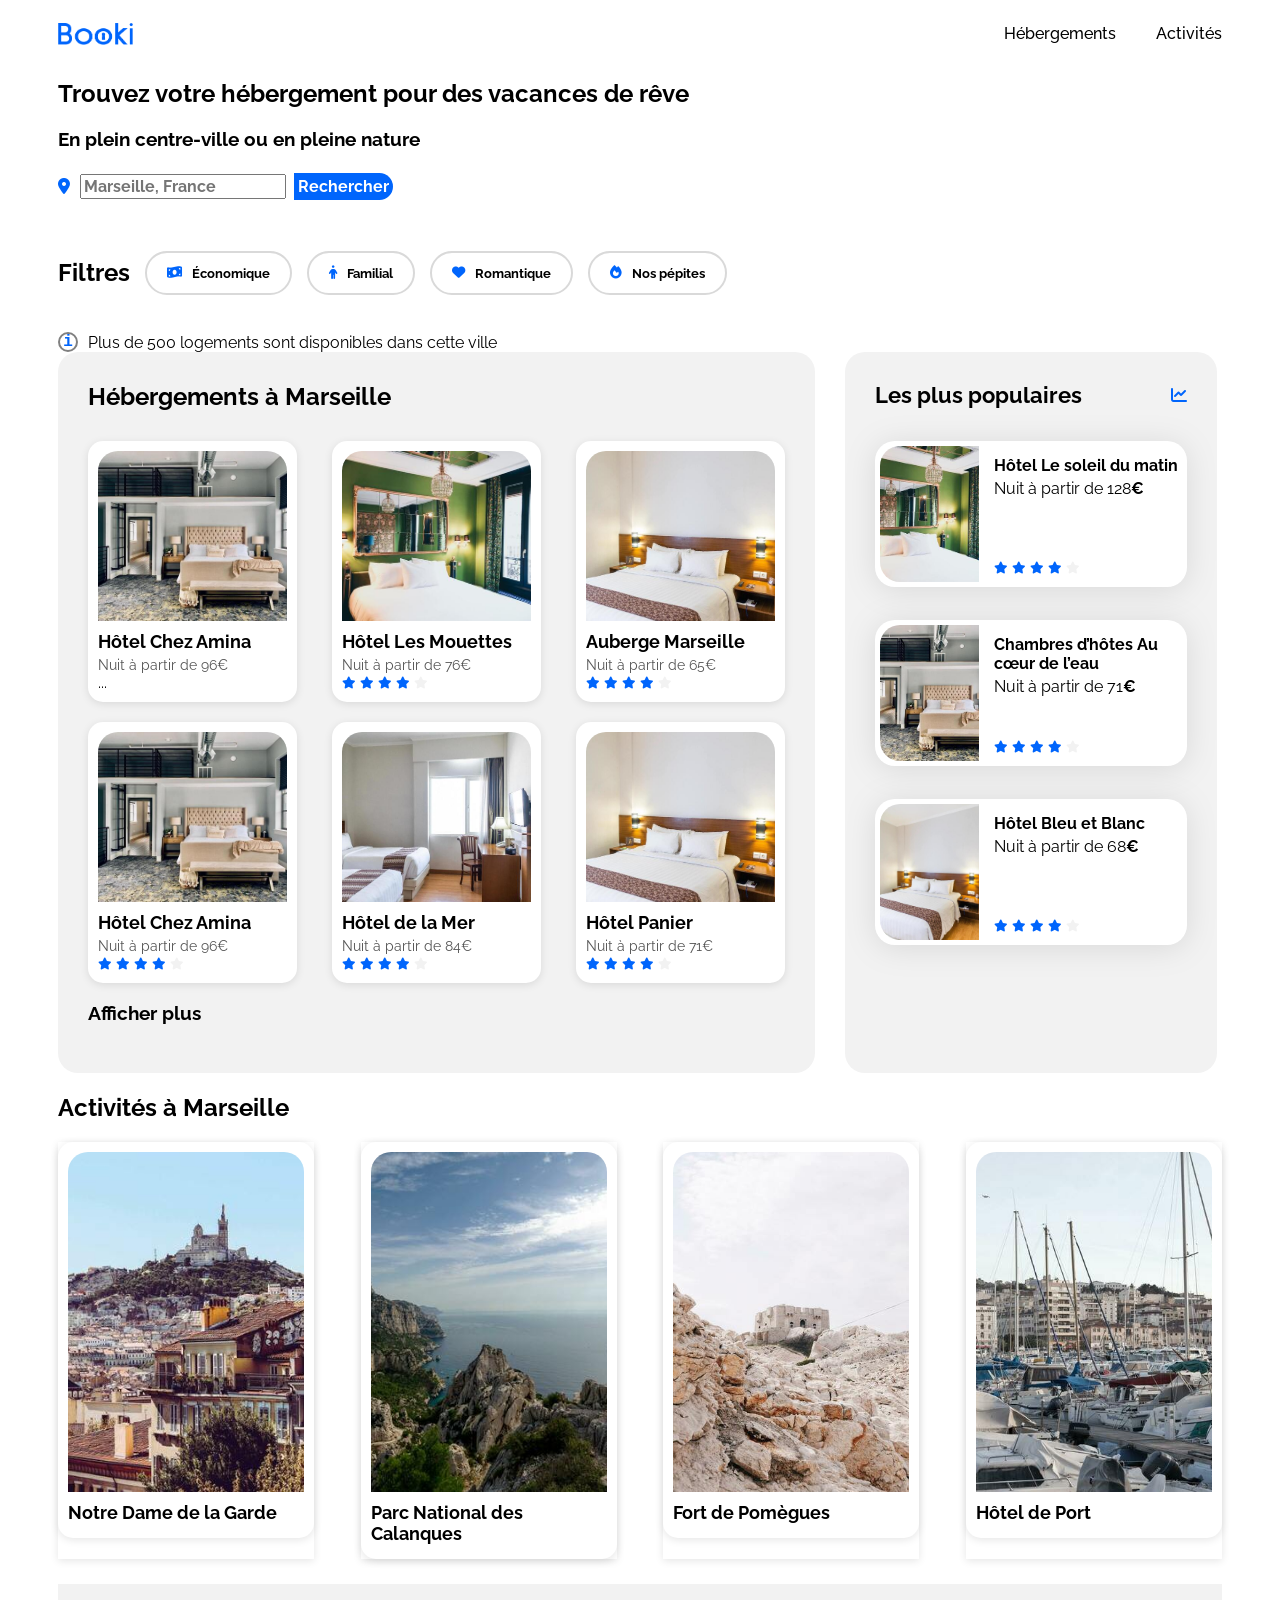
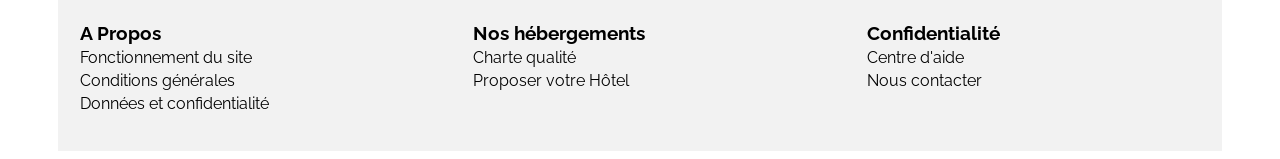
<file: index.html>
<!DOCTYPE html>
<html lang="fr">

<head>
    <meta charset="UTF-8">
    <meta name="viewport" content="width=device-width, initial-scale=1.0">
    <title>Booki</title>
    <link rel="preconnect" href="https://fonts.googleapis.com">
    <link rel="preconnect" href="https://fonts.gstatic.com" crossorigin>
    <link href="https://fonts.googleapis.com/css2?family=Raleway:wght@400;500;700&display=swap" rel="stylesheet">
    <link rel="stylesheet" href="https://cdnjs.cloudflare.com/ajax/libs/font-awesome/6.2.1/css/all.min.css"
        integrity="sha512-MV7K8+y+gLIBoVD59lQIYicR65iaqukzvf/nwasF0nqhPay5w/9lJmVM2hMDcnK1OnMGCdVK+iQrJ7lzPJQd1w=="
        crossorigin="anonymous" referrerpolicy="no-referrer" />
    <link rel="stylesheet" href="./css/style.css">
</head>

<body>
    <div class="main-container">
        <header>
            <section class="hd">
                <img src="images/logo/Booki.png" id="logobooki" alt="img">
                <nav>
                    <ul class="nav-links">
                        <li><a href="#lienhebergements">Hébergements</a></li>
                        <li><a href="#lienactivites">Activités</a></li>
                    </ul>
                </nav>
            </section>
            <h2>Trouvez votre hébergement pour des vacances de rêve</h2>
            <h3> En plein centre-ville ou en pleine nature</h3>

            <div class="article">
                <i class="fa-solid fa-location-dot"></i>
                <form>
                    <input type="search" id="site-search" name="q" placeholder="Marseille, France" />
                    <button type="button" id="button1">Rechercher</button>
                </form>
            </div>
            <!------------------------------ Filtres -------------------------->
            <section class="section-filtres">
                <h2>Filtres</h2>
                <button class="filter-btn">
                    <i class="fa-solid fa-money-bill-wave"></i>
                    Économique
                </button>

                <button class="filter-btn">
                    <i class="fa-solid fa-person"></i>
                    Familial
                </button>

                <button class="filter-btn">
                    <i class="fa-solid fa-heart"></i>
                    Romantique
                </button>

                <button class="filter-btn">
                    <i class="fa-solid fa-fire"></i>
                    Nos pépites
                </button>


            </section>
            <div class="article">
                <div class="custom-info-icon">
                    i
                </div>
                <p>Plus de 500 logements sont disponibles dans cette ville</p>
            </div>
        </header>
        <main>
            <div class="hebergements-and-populaires">
                <section class="hebergements">
                    <h2 id="lienhebergements">Hébergements à Marseille</h2>
                    <div class="conteneur-colonnes">

                        <!-- Colonne 1 -->

                        <ul class="hebergements1">

                            <li class="carte-hotel">
                                <a href="#">
                                    <img src="images/hebergements/aw-creative.jpg" alt="Hôtel Chez Amina">

                                    <div class="texte-hotel">
                                        <h3>Hôtel Chez Amina</h3>
                                        <p>Nuit à partir de 96€</p>
                                        <div class="card-rating">
                                            ...
                                        </div>
                                    </div>
                                </a>
                            </li>

                            <li class="carte-hotel">
                                <a href="#">
                                    <img src="images/hebergements/aw-creative.jpg" alt="Hôtel Chez Amina">

                                    <div class="texte-hotel">
                                        <h3>Hôtel Chez Amina</h3>
                                        <p>Nuit à partir de 96€</p>
                                        <div class="card-rating">
                                            <i class="fa-xs fa-solid fa-star" aria-hidden="true"></i>
                                            <i class="fa-xs fa-solid fa-star" aria-hidden="true"></i>
                                            <i class="fa-xs fa-solid fa-star" aria-hidden="true"></i>
                                            <i class="fa-xs fa-solid fa-star" aria-hidden="true"></i>
                                            <i class="fa-xs fa-solid fa-star neutral-star" aria-hidden="true"></i>
                                            <span class="sr-only">Note de 4 sur 5</span>
                                        </div>
                                    </div>
                                </a>
                            </li>

                        </ul>

                        <!-- Colonne 2 -->
                        <ul class="hebergements1">

                            <li class="carte-hotel">
                                <a href="#">
                                    <img src="images/hebergements/emile-guillemot.jpg" alt="Hôtel Les Mouettes">

                                    <div class="texte-hotel">
                                        <h3>Hôtel Les Mouettes</h3>
                                        <p>Nuit à partir de 76€</p>
                                        <div class="card-rating">
                                            <i class="fa-xs fa-solid fa-star" aria-hidden="true"></i>
                                            <i class="fa-xs fa-solid fa-star" aria-hidden="true"></i>
                                            <i class="fa-xs fa-solid fa-star" aria-hidden="true"></i>
                                            <i class="fa-xs fa-solid fa-star" aria-hidden="true"></i>
                                            <i class="fa-xs fa-solid fa-star neutral-star" aria-hidden="true"></i>
                                            <span class="sr-only">Note de 4 sur 5</span>
                                        </div>
                                    </div>
                                </a>
                            </li>

                            <li class="carte-hotel">
                                <a href="#">
                                    <img src="images/hebergements/febrian-zakaria.jpg" alt="Hôtel de la Mer">

                                    <div class="texte-hotel">
                                        <h3>Hôtel de la Mer</h3>
                                        <p>Nuit à partir de 84€</p>
                                        <div class="card-rating">
                                            <i class="fa-xs fa-solid fa-star" aria-hidden="true"></i>
                                            <i class="fa-xs fa-solid fa-star" aria-hidden="true"></i>
                                            <i class="fa-xs fa-solid fa-star" aria-hidden="true"></i>
                                            <i class="fa-xs fa-solid fa-star" aria-hidden="true"></i>
                                            <i class="fa-xs fa-solid fa-star neutral-star" aria-hidden="true"></i>
                                            <span class="sr-only">Note de 4 sur 5</span>
                                        </div>
                                    </div>
                                </a>
                            </li>

                        </ul>

                        <!-- Colonne 3 -->
                        <ul class="hebergements1">

                            <li class="carte-hotel">
                                <a href="#">
                                    <img src="images/hebergements/febrian-zakaria2.jpg" alt="Auberge Marseille">

                                    <div class="texte-hotel">
                                        <h3>Auberge Marseille</h3>
                                        <p>Nuit à partir de 65€</p>
                                        <div class="card-rating">
                                            <i class="fa-xs fa-solid fa-star" aria-hidden="true"></i>
                                            <i class="fa-xs fa-solid fa-star" aria-hidden="true"></i>
                                            <i class="fa-xs fa-solid fa-star" aria-hidden="true"></i>
                                            <i class="fa-xs fa-solid fa-star" aria-hidden="true"></i>
                                            <i class="fa-xs fa-solid fa-star neutral-star" aria-hidden="true"></i>
                                            <span class="sr-only">Note de 4 sur 5</span>
                                        </div>
                                    </div>
                                </a>
                            </li>

                            <li class="carte-hotel">
                                <a href="#">
                                    <img src="images/hebergements/febrian-zakaria2.jpg" alt="Auberge Marseille">

                                    <div class="texte-hotel">
                                        <h3>Hôtel Panier</h3>
                                        <p>Nuit à partir de 71€</p>
                                        <div class="card-rating">
                                            <i class="fa-xs fa-solid fa-star" aria-hidden="true"></i>
                                            <i class="fa-xs fa-solid fa-star" aria-hidden="true"></i>
                                            <i class="fa-xs fa-solid fa-star" aria-hidden="true"></i>
                                            <i class="fa-xs fa-solid fa-star" aria-hidden="true"></i>
                                            <i class="fa-xs fa-solid fa-star neutral-star" aria-hidden="true"></i>
                                            <span class="sr-only">Note de 4 sur 5</span>
                                        </div>
                                    </div>
                                </a>
                            </li>

                        </ul>

                    </div>
                    <h3>Afficher plus</h3>
                </section>
                <section class="populaires">
                    <div class="populaires-title">
                        <h2 class="section-title">Les plus populaires</h2>
                        <i class="fa-solid fa-chart-line" aria-hidden="true"></i>
                    </div>
                    <div class="populaires-cards">
                        <a href="#">
                            <article class="card">
                                <img src="./images/hebergements/emile-guillemot.jpg"
                                    alt="Image de la chambre d'hôtel montrant un lit">
                                <div class="card-content">
                                    <div class="card-txt">
                                        <h3 class="card-title">Hôtel Le soleil du matin</h3>
                                        <p class="card-subtitle">Nuit à partir de 128<span class="euro">€</span></p>
                                    </div>
                                    <div class="card-rating">
                                        <i class="fa-xs fa-solid fa-star" aria-hidden="true"></i>
                                        <i class="fa-xs fa-solid fa-star" aria-hidden="true"></i>
                                        <i class="fa-xs fa-solid fa-star" aria-hidden="true"></i>
                                        <i class="fa-xs fa-solid fa-star" aria-hidden="true"></i>
                                        <i class="fa-xs fa-solid fa-star neutral-star" aria-hidden="true"></i>
                                        <span class="sr-only">Note de 4 sur 5</span>
                                    </div>
                                </div>
                            </article>
                        </a>
                        <a href="#">
                            <article class="card">
                                <img src="./images/hebergements/aw-creative.jpg"
                                    alt="Image de la chambre d'hôtel montrant un lit">
                                <div class="card-content">
                                    <div class="card-txt">
                                        <h3 class="card-title">Chambres d’hôtes Au cœur de l’eau</h3>
                                        <p class="card-subtitle">Nuit à partir de 71<span class="euro">€</span></p>
                                    </div>
                                    <div class="card-rating">
                                        <i class="fa-xs fa-solid fa-star" aria-hidden="true"></i>
                                        <i class="fa-xs fa-solid fa-star" aria-hidden="true"></i>
                                        <i class="fa-xs fa-solid fa-star" aria-hidden="true"></i>
                                        <i class="fa-xs fa-solid fa-star" aria-hidden="true"></i>
                                        <i class="fa-xs fa-solid fa-star neutral-star" aria-hidden="true"></i>
                                        <span class="sr-only">Note de 4 sur 5</span>
                                    </div>
                                </div>
                            </article>
                        </a>
                        <a href="#">
                            <article class="card">
                                <img src="./images/hebergements/febrian-zakaria2.jpg"
                                    alt="Image de la chambre d'hôtel montrant un lit">
                                <div class="card-content">
                                    <div class="card-txt">
                                        <h3 class="card-title">Hôtel Bleu et Blanc</h3>
                                        <p class="card-subtitle">Nuit à partir de 68<span class="euro">€</span></p>
                                    </div>
                                    <div class="card-rating">
                                        <i class="fa-xs fa-solid fa-star" aria-hidden="true"></i>
                                        <i class="fa-xs fa-solid fa-star" aria-hidden="true"></i>
                                        <i class="fa-xs fa-solid fa-star" aria-hidden="true"></i>
                                        <i class="fa-xs fa-solid fa-star" aria-hidden="true"></i>
                                        <i class="fa-xs fa-solid fa-star neutral-star" aria-hidden="true"></i>
                                        <span class="sr-only">Note de 4 sur 5</span>
                                    </div>
                                </div>
                            </article>
                        </a>
                    </div>
                </section>
            </div>
            <!-- section activités-->
            <section class="activites">
                <h2 id="lienactivites">Activités à Marseille</h2>
                <div class="conteneur-colonnes">

                    <!-- Colonne 1 -->
                    <ul class="activites1">

                        <li class="activites-marseille">

                            <img src="images/activites/florian-wehde.jpg" alt="Hôtel du Port">

                            <div class="texte-hotel">
                                <h3>Notre Dame de la Garde</h3>
                            </div>

                        </li>

                    </ul>

                    <!-- Colonne 2 -->
                    <ul class="activites1">

                        <li class="activites-marseille">

                            <img src="images/activites/kilyan-sockalingum.jpg" alt="Hôtel Les Mouettes">

                            <div class="texte-hotel">
                                <h3>Parc National des Calanques</h3>
                            </div>

                        </li>

                    </ul>

                    <!-- Colonne 3 -->
                    <ul class="activites1">

                        <li class="activites-marseille">

                            <img src="images/activites/paul-hermann.jpg" alt="Auberge Marseille">

                            <div class="texte-hotel">
                                <h3>Fort de Pomègues</h3>
                            </div>

                        </li>

                    </ul>
                    <!-- Colonne 4 -->
                    <ul class="activites1">

                        <li class="activites-marseille">

                            <img src="images/activites/reno-laithienne.jpg" alt="Auberge Marseille">

                            <div class="texte-hotel">
                                <h3>Hôtel de Port</h3>
                            </div>

                        </li>

                    </ul>

                </div>
            </section>
        </main>
        <footer>
            <ul class="footer1">
                <li>
                    <h3>A Propos</h3>
                </li>
                <li>Fonctionnement du site</li>
                <li>Conditions générales</li>
                <li>Données et confidentialité</li>
            </ul>
            <ul class="footer1">
                <li>
                    <h3>Nos hébergements</h3>
                </li>
                <li>Charte qualité</li>
                <li>Proposer votre Hôtel</li>
            </ul>
            <ul class="footer1">
                <li>
                    <h3>Confidentialité</h3>
                </li>
                <li>Centre d'aide</li>
                <li>Nous contacter</li>
            </ul>
        </footer>
    </div>
</body>

</html>
</file>
<file: css/style.css>
/****** General ***********/
* {
    font-family: 'Raleway', sans-serif;
}

:root {
    --main-color: #0065FC;
    --main-bg-color: #F2F2F2;
    --filter-bg-color: #DEEBFF;
}

.fa-solid {
    color: var(--main-color);
}

body {
    display: flex;
    justify-content: center;
}

.main-container {
    width: 100%;
    max-width: 1440px;
    padding: 0 50px;
    box-sizing: border-box;
}

.hd {
    display: flex;
    justify-content: space-between;
    align-items: center;
}

#logobooki {
    width: 75px;
    height: 22px;
}

.nav-links {
    display: flex;
    gap: 40px;
    list-style: none;
}

.nav-links a {
    text-decoration: none;
    color: #000;
    font-weight: 500;
}

.nav-links a:hover {
    text-decoration: underline;
}

a {
    color: inherit;
    text-decoration: none;
}

.section-title {
    margin: 0;
    font-size: 22px;
}

.card {
    background-color: white;
    border-radius: 20px;
    padding: 5px;
    filter: drop-shadow(0px 3px 15px rgba(0, 0, 0, 0.1));
}

.card img {
    object-fit: cover;
}

.card-title {
    font-size: 16px;
}

.euro {
    font-weight: 700;
}

.neutral-star {
    color: var(--main-bg-color)
}

.article {
    display: flex;
    align-items: center;
    /* aligne verticalement */
    gap: 10px;
    /* espace entre l'icône et le texte */
}

.article p {
    margin: 0;
    /* enlève la marge par défaut du <p> */
}

/***** Filtres *********/


.section-filtres {
    margin-top: 35px;
    display: flex;
    flex-wrap: wrap;
    gap: 15px;
    margin-bottom: 25px;
    align-items: center;
}


.section-filtres h2 {
    margin-bottom: 20px;

}

.filter-btn {
    border: 2px solid #d9d9d9;
    background: white;
    padding: 12px 20px;
    max-height: 45px;
    border-radius: 30px;
    cursor: pointer;
    font-weight: bold;
    display: flex;
    align-items: center;
    gap: 10px;

}

.filter-btn:hover {
    background: #0065fc;
}

.filter-btn i {
    color: #0065fc;
}

.custom-info-icon {
    /*on ne peut pas trouver 
    l'icone exacte sur fontawesome donc in faut la creer totalement en css*/
    width: 16px;
    height: 16px;

    background-color: white;
    /* whitek circle */
    border: 2px solid grey;
    /* grey border */

    border-radius: 50%;

    color: #0065FC;
    /* blue "i" */
    font-weight: bold;
    font-family: "Special Elite", monospace;
    font-size: 16px;

    display: flex;
    align-items: center;
    justify-content: center;
}

#site-search {
    font-weight: bold;
    color: black;
    font-size: 16px;
}

#button1 {
    border: none;
    color: white;
    font-size: 16px;
    font-weight: bold;
    background-color: #0065FC;
    padding: 4px 4px;
    display: inline-block;
    margin: 4px 4px;
    cursor: pointer;
    border-top-right-radius: 15px;
    border-bottom-right-radius: 15px;
}

/****** Hebergements And Populaires ***********/

.hebergements-and-populaires {
    display: flex;
    gap: 30px;
    align-items: stretch;
    /*force les 2 colonnes à prendre la hauteur de la plus grande*/
}

.hebergements-and-populaires section {
    background-color: var(--main-bg-color);
    border-radius: 20px;
    padding: 30px;
    box-sizing: border-box;
}



/****** Hebergements ***********/
.hebergements {
    background-color: #e8e8e8;
    padding: 30px;
    border-radius: 20px;
    width: 65%;
}

.hebergements h2 {
    margin-top: 0;
    margin-bottom: 30px;
}

/* Conteneur des 3 colonnes */
.conteneur-colonnes {
    display: flex;
    justify-content: space-between;
    gap: 20px;
}

/* Chaque colonne */
.hebergements1 {
    width: 30%;
    display: flex;
    flex-direction: column;
    gap: 20px;

    list-style: none;
    padding: 0;
    margin: 0;
}

/* Carte hôtel */
.carte-hotel {
    background-color: white;
    border-radius: 15px;
    padding: 10px;

    box-shadow: 0 2px 8px rgba(0, 0, 0, 0.1);
}

/* Image */
.carte-hotel img {
    width: 100%;
    height: 170px;
    object-fit: cover;
    border-top-left-radius: 20px;
    border-top-right-radius: 20px;
    display: block;
}

/* Zone texte */
.texte-hotel {
    padding-top: 10px;
}

.texte-hotel h3 {
    margin: 0 0 5px;
    font-size: 18px;
}

.texte-hotel p {
    margin: 0;
    font-size: 14px;
    color: #555;
}

/****** Populaires ***********/
.populaires {
    width: 32%;
}

.populaires-title {
    display: flex;
    justify-content: space-between;
    align-items: center;
}

.populaires-cards .card {
    display: flex;
    margin-top: 33px;
}

.populaires-cards img {
    width: 33%;
    height: 136px;
    border-top-left-radius: 20px;
    border-bottom-left-radius: 20px;
}

.populaires-cards .card-content {
    width: 67%;
    padding-left: 15px;
    display: flex;
    flex-direction: column;
    justify-content: space-between;
    box-sizing: border-box;
}

.populaires-cards .card-title {
    margin-top: 10px;
    margin-bottom: 4px;
}

.populaires-cards .card-subtitle {
    margin: 0;
}

.populaires-cards .card-rating {
    margin-bottom: 5px;
}

/********activites*********/

.activites1 {
    width: 22%;
    display: flex;
    flex-direction: column;
    gap: 10px;

    list-style: none;
    padding: 0;
    margin: 0;
    box-shadow: 0 2px 8px rgba(0, 0, 0, 0.1);
}

/* li Activites Marseille */
.activites-marseille {
    background-color: white;
    border-radius: 15px;
    /* 15px; */
    padding: 10px;

    box-shadow: 0 2px 8px rgba(0, 0, 0, 0.1);
}

/* Image */
.activites-marseille img {
    width: 100%;
    height: 340px;
    object-fit: cover;
    border-top-left-radius: 20px;
    border-top-right-radius: 20px;
    display: block;
}

/********footer*********/

footer {
    display: flex;
    /* mets tous les enfants sur la meme ligne*/
    justify-content: space-between;
    background-color: var(--main-bg-color);
    padding: 20px;
    margin-top: 25px;
}

.footer1 {
    display: flex;
    flex-direction: column;
    width: 30%;
    list-style: none;
    padding: 0;
}

.footer1 li {
    margin: 2px;
}

.footer1 h3 {
    margin: 0;
}

/* Le code ci-dessous correspond à la version responsive uniquement */

/***************************************************** Media queries *****************************************************/
/* Medium devices (tablets, less/equal than 1024px) */
@media (max-width: 1024px) {
    .hebergements-and-populaires {
        flex-direction: column;
    }

    .hebergements {
        width: 100%;
    }

    .populaires {
        width: 100%;
        margin-top: 50px;
    }

    .populaires-cards {
        display: flex;
        flex-direction: row;
        justify-content: space-between;
    }

    .populaires-cards a {
        width: 30%;
    }

    .populaires-cards .card-title {
        font-size: 14px;
    }

    .populaires-cards .card-subtitle {
        font-size: 13px;
    }
}

/******************** Small devices (phones, less than 768px) **********************************************************/
@media (max-width: 768px) {
    .main-container {
        padding: 0;
    }

    .hebergements-and-populaires {
        flex-direction: column;
    }

    footer {
        display: inline;
    }

    .footer1 {
        display: inline;
    }

    .hd {
        display: inline;

    }

    .hd img {
        display: block;
        margin: 0 auto;
    }

    .section-filtres {
        display: flex;
        flex-wrap: wrap;
        align-items: flex-start;
    }

    .section-filtres h2 {
        width: 100%;
        margin-bottom: 10px;
    }

    .filter-btn {
        width: calc(50% - 8px);
        box-sizing: border-box;
    }


    .conteneur-colonnes {
        display: flex;
        flex-direction: column;
        gap: 20px;
    }

    .hebergements1 {
        width: 100%;
        display: flex;
        flex-direction: column;
        gap: 15px;
    }

    /* ordre des sections */
    .hebergements-and-populaires {
        display: flex;
        flex-direction: column;
    }

    .populaires {
        order: 1;
        /* 👈important car on veut
         afficher sur les petits ecrans d'abord cette colonne*/
        width: 100%;
        margin-top: 0;
        border-radius: 0;
        display: flex;
        flex-direction: column;
    }

    .hebergements {
        order: 2;
        width: 100%;
        background-color: white;
        padding: 20px;
    }

    /* cartes populaires */
    .populaires-cards {
        display: flex;
        flex-direction: column;
        gap: 15px;
        align-items: center;
    }

    .populaires-cards a {
        width: 100%;
        display: flex;
        justify-content: center;
    }

    .populaires-cards .card {
        width: 95%;
        display: flex;
        padding: 5px;
    }

    /* image */
    .populaires-cards img {
        width: 60%;
        height: 140px;
        object-fit: cover;
    }

    /* texte */
    .populaires-cards .card-content {
        width: 40%;
        padding: 12px;
    }

    .populaires-cards .card-title {
        font-size: 16px;
        margin-bottom: 8px;
    }

    .populaires-cards .card-subtitle {
        font-size: 14px;
    }

    /* ACTIVITÉS MOBILE */

    .activites {
        padding: 20px;
    }

    .activites .conteneur-colonnes {
        display: flex;
        flex-direction: column;
        gap: 15px;
    }

    .activites1 {
        width: 100%;
    }

    .activites-marseille {
        padding: 0;
        overflow: hidden;
    }

    .activites-marseille img {
        width: 100%;
        height: 140px;
        object-fit: cover;
        display: block;
    }

    .activites-marseille .texte-hotel {
        padding: 15px;
    }

    .activites-marseille .texte-hotel h3 {
        font-size: 16px;
        margin: 0;
    }
}
</file>
